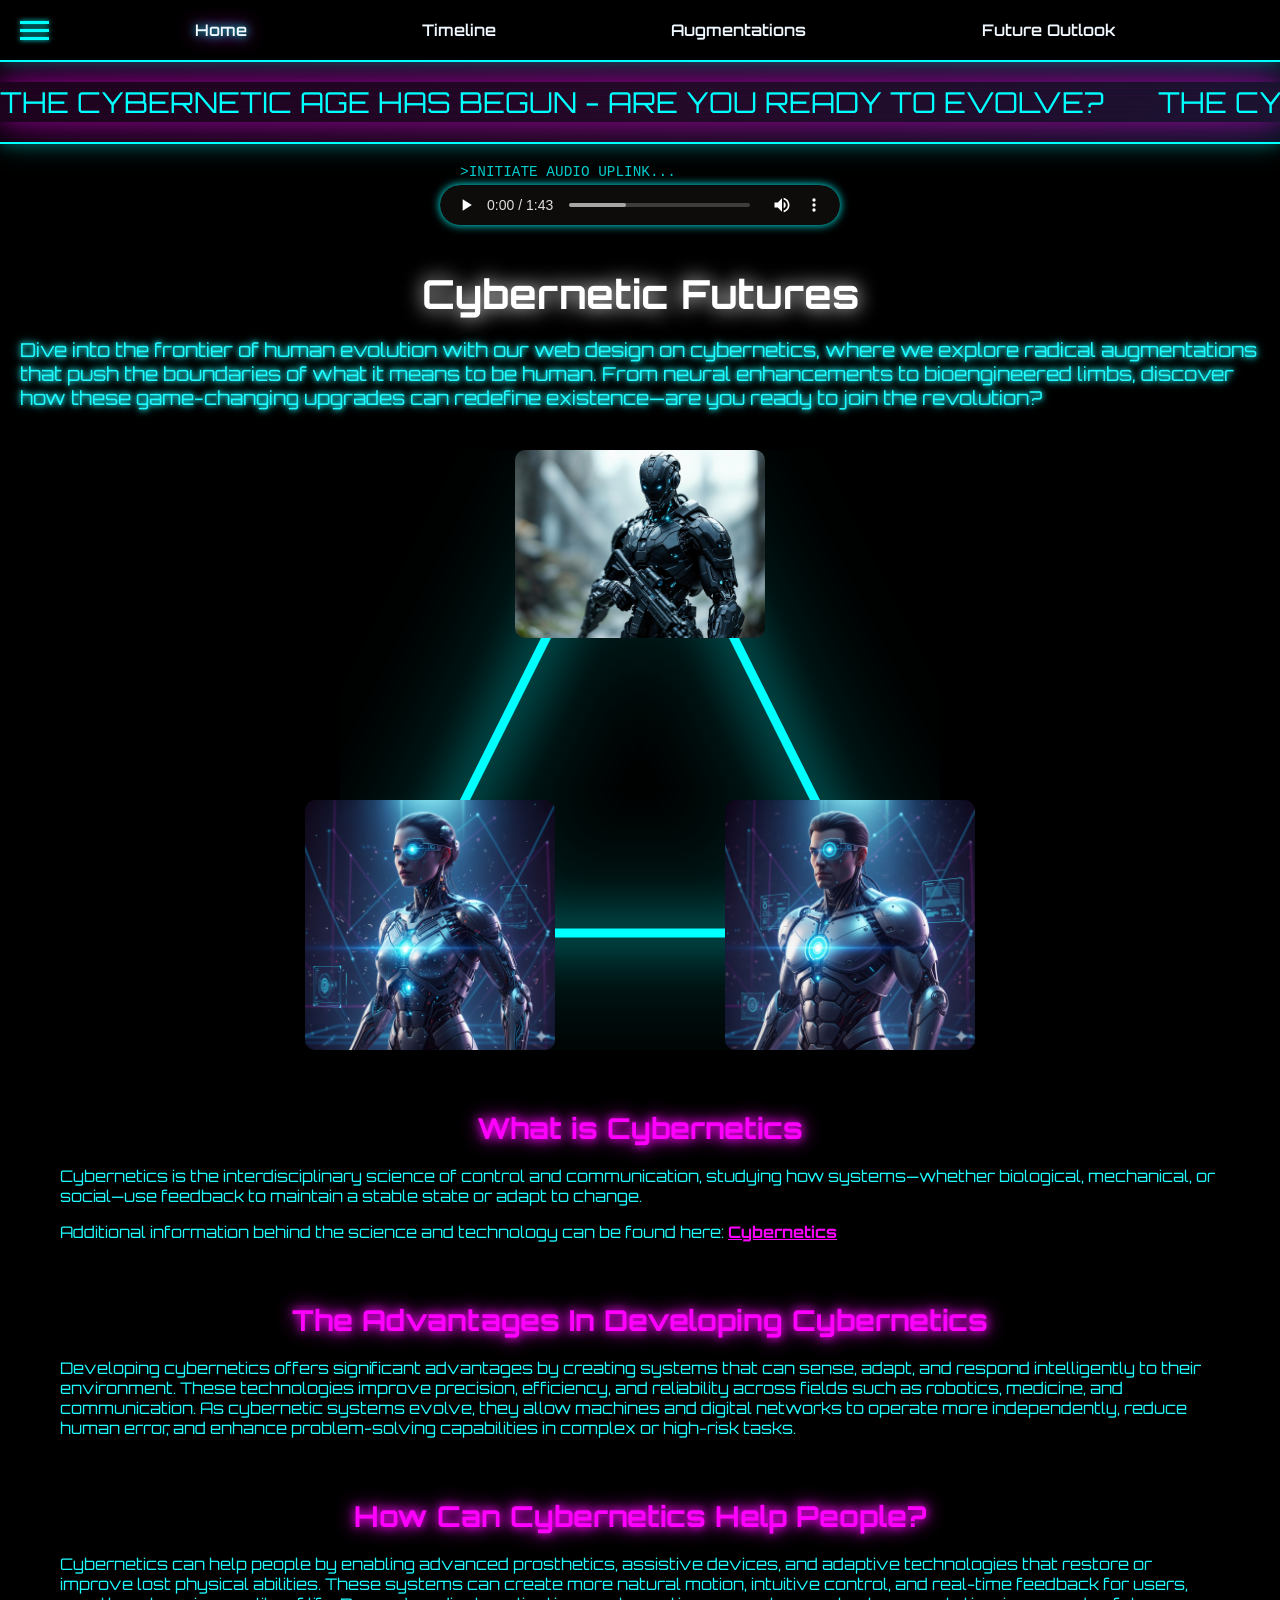
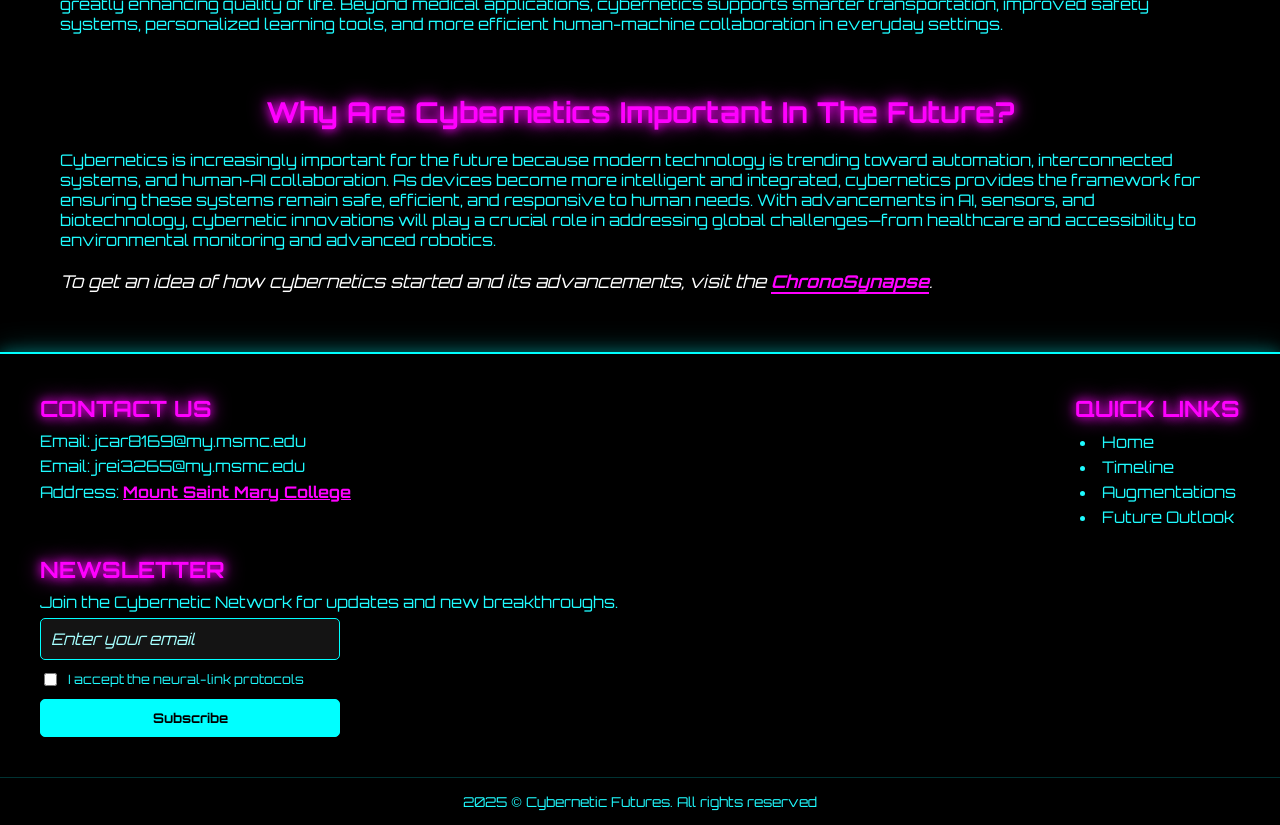
<file: index.html>
<!DOCTYPE html>
<html lang="en">
	<head>
		<meta charset="UTF-8" />
		<meta name="viewport" content="width=device-width, initial-scale=1.0" />
		<link rel="stylesheet" href="styles.css" />
		<link rel="preconnect" href="https://fonts.googleapis.com" />
		<link rel="preconnect" href="https://fonts.gstatic.com" crossorigin />
		<link
			href="https://fonts.googleapis.com/css2?family=Orbitron:wght@400..900&display=swap"
			rel="stylesheet"
		/>
		<title>Cybernetic Futures</title>
	</head>
	<body>
		<nav class="pagenav" id="topnav">
			<!--Hamburger nav icon-->
			<input type="checkbox" id="nav-toggle" class="nav-checkbox" />
			<!--Nav checkbox top left-->
			<label for="nav-toggle" class="nav-icon">
				<span class="line"></span>
				<span class="line"></span>
				<span class="line"></span>
			</label>

			<!-- Drop Down Menu Items-->
			<div class="mobile-dropdown">
				<a href="homepage.index.html" class="active">Home</a>
				<a href="timeline.html">Timeline</a>
				<a href="augmentations.html">Augmentations</a>
				<a href="future_outlook.html">Future Outlook</a>
			</div>
			<!--Top Bar Nav Menu-->
			<div class="desktop-menu">
				<a href="homepage.index.html" class="active">Home</a>
				<a href="timeline.html">Timeline</a>
				<a href="augmentations.html">Augmentations</a>
				<a href="future_outlook.html">Future Outlook</a>
			</div>
		</nav>

		<!--Scrolling Banner-->
		<div class="banner">
			<div class="ticker">
				<div class="ticker-track">
					<span class="banner-title"
						>THE CYBERNETIC AGE HAS BEGUN - ARE YOU READY TO EVOLVE?</span
					>
					<span class="banner-title"
						>THE CYBERNETIC AGE HAS BEGUN - ARE YOU READY TO EVOLVE?</span
					>
				</div>
			</div>
		</div>
		<!--Banner Ends-->

		<!--Digital Radio-->
		<div class="music-radio">
			<p class="sys-msg">>INITIATE AUDIO UPLINK...</p>
			<audio controls class="neon-player">
				<source
					src="web_app_audio/cyberpunk-futuristic-city-music-390972.mp3"
					type="audio/mpeg"
				/>
			</audio>
		</div>
		<header class="hero">
			<h1>Cybernetic Futures</h1>

			<p>
				Dive into the frontier of human evolution with our web design on
				cybernetics, where we explore radical augmentations that push the
				boundaries of what it means to be human. From neural enhancements to
				bioengineered limbs, discover how these game-changing upgrades can
				redefine existence—are you ready to join the revolution?
			</p>
		</header>

		<div class="hero-triangle">
			<img
				src="web_app_images/homepage_images/mech-9242156_1280.jpg"
				alt="cyborg image"
				class="hero-img"
			/>

			<img
				src="web_app_images/homepage_images/homepage_avatar_1.jpg"
				alt="female cybernetic hybrid image"
				class="avatar-bottom-left"
			/>

			<img
				src="web_app_images/homepage_images/homepage_male_avatar_1.jpg"
				alt="male cybernetic hybrid image"
				class="avatar-bottom-right"
			/>

			<!-- Neon connecting lines-->
			<svg
				class="triangle-lines"
				viewBox="0 0 100 100"
				preserveAspectRatio="none"
				aria-hidden="true"
			>
				<line x1="50" y1="0" x2="0" y2="100" class="neon-line" />
				<line x1="50" y1="0" x2="100" y2="100" class="neon-line" />
				<line x1="0" y1="80.5" x2="100" y2="80.5" class="neon-line" />
			</svg>
		</div>
		<!--wrapping text content into sections-->
		<section class="info-block">
			<h2>What is Cybernetics</h2>

			<p>
				Cybernetics is the interdisciplinary science of control and
				communication, studying how systems—whether biological, mechanical, or
				social—use feedback to maintain a stable state or adapt to change.
			</p>
			<p>
				Additional information behind the science and technology can be found
				here:
				<a
					href="https://en.wikipedia.org/wiki/Cybernetics"
					target="_blank"
					class="ref-link"
					>Cybernetics</a
				>
			</p>
		</section>

		<section class="info-block">
			<h2>The Advantages In Developing Cybernetics</h2>
			<p>
				Developing cybernetics offers significant advantages by creating systems
				that can sense, adapt, and respond intelligently to their environment.
				These technologies improve precision, efficiency, and reliability across
				fields such as robotics, medicine, and communication. As cybernetic
				systems evolve, they allow machines and digital networks to operate more
				independently, reduce human error, and enhance problem-solving
				capabilities in complex or high-risk tasks.
			</p>
		</section>

		<section class="info-block">
			<h2>How Can Cybernetics Help People?</h2>
			<p>
				Cybernetics can help people by enabling advanced prosthetics, assistive
				devices, and adaptive technologies that restore or improve lost physical
				abilities. These systems can create more natural motion, intuitive
				control, and real-time feedback for users, greatly enhancing quality of
				life. Beyond medical applications, cybernetics supports smarter
				transportation, improved safety systems, personalized learning tools,
				and more efficient human-machine collaboration in everyday settings.
			</p>
		</section>

		<section class="info-block">
			<h2>Why Are Cybernetics Important In The Future?</h2>
			<p>
				Cybernetics is increasingly important for the future because modern
				technology is trending toward automation, interconnected systems, and
				human-AI collaboration. As devices become more intelligent and
				integrated, cybernetics provides the framework for ensuring these
				systems remain safe, efficient, and responsive to human needs. With
				advancements in AI, sensors, and biotechnology, cybernetic innovations
				will play a crucial role in addressing global challenges—from healthcare
				and accessibility to environmental monitoring and advanced robotics.
			</p>

			<p class="cta-text">
				To get an idea of how cybernetics started and its advancements, visit
				the
				<a href="timeline.html" class="cta-timeline-link">ChronoSynapse</a>.
			</p>
		</section>

		<footer>
			<div class="footer-container">
				<div class="footer-top">
					<div class="footer-content contact-info">
						<h3>Contact Us</h3>
						<p>Email: jcar8169@my.msmc.edu</p>
						<p>Email: jrei3265@my.msmc.edu</p>
						<p>
							Address:
							<a href="https://www.msmc.edu/" target="_blank" class="ref-link"
								>Mount Saint Mary College</a
							>
						</p>
					</div>

					<div class="footer-content quick-links">
						<h3>Quick Links</h3>
						<ul class="footer-list">
							<li><a href="homepage.index.html">Home</a></li>
							<li><a href="timeline.html">Timeline</a></li>
							<li><a href="augmentations.html">Augmentations</a></li>
							<li><a href="future_outlook.html">Future Outlook</a></li>
						</ul>
					</div>
				</div>

				<div class="footer-content-newsletter">
					<h3>Newsletter</h3>
					<p>Join the Cybernetic Network for updates and new breakthroughs.</p>
					<form class="newsletter-form">
						<!-- Element type: text input-->
						<input
							type="email"
							placeholder="Enter your email"
							aria-label="Email Address"
							required
						/>
						<!--Element type: checkbox-->
						<div class="form-checkbox-group">
							<input type="checkbox" id="terms" required />
							<label for="terms">I accept the neural-link protocols</label>
						</div>
						<!--Element type: button -->
						<button type="submit">Subscribe</button>
					</form>
				</div>
			</div>

			<div class="bottom-bar">
				<p>2025 &copy; Cybernetic Futures. All rights reserved</p>
			</div>
		</footer>
	</body>
</html>
</file>
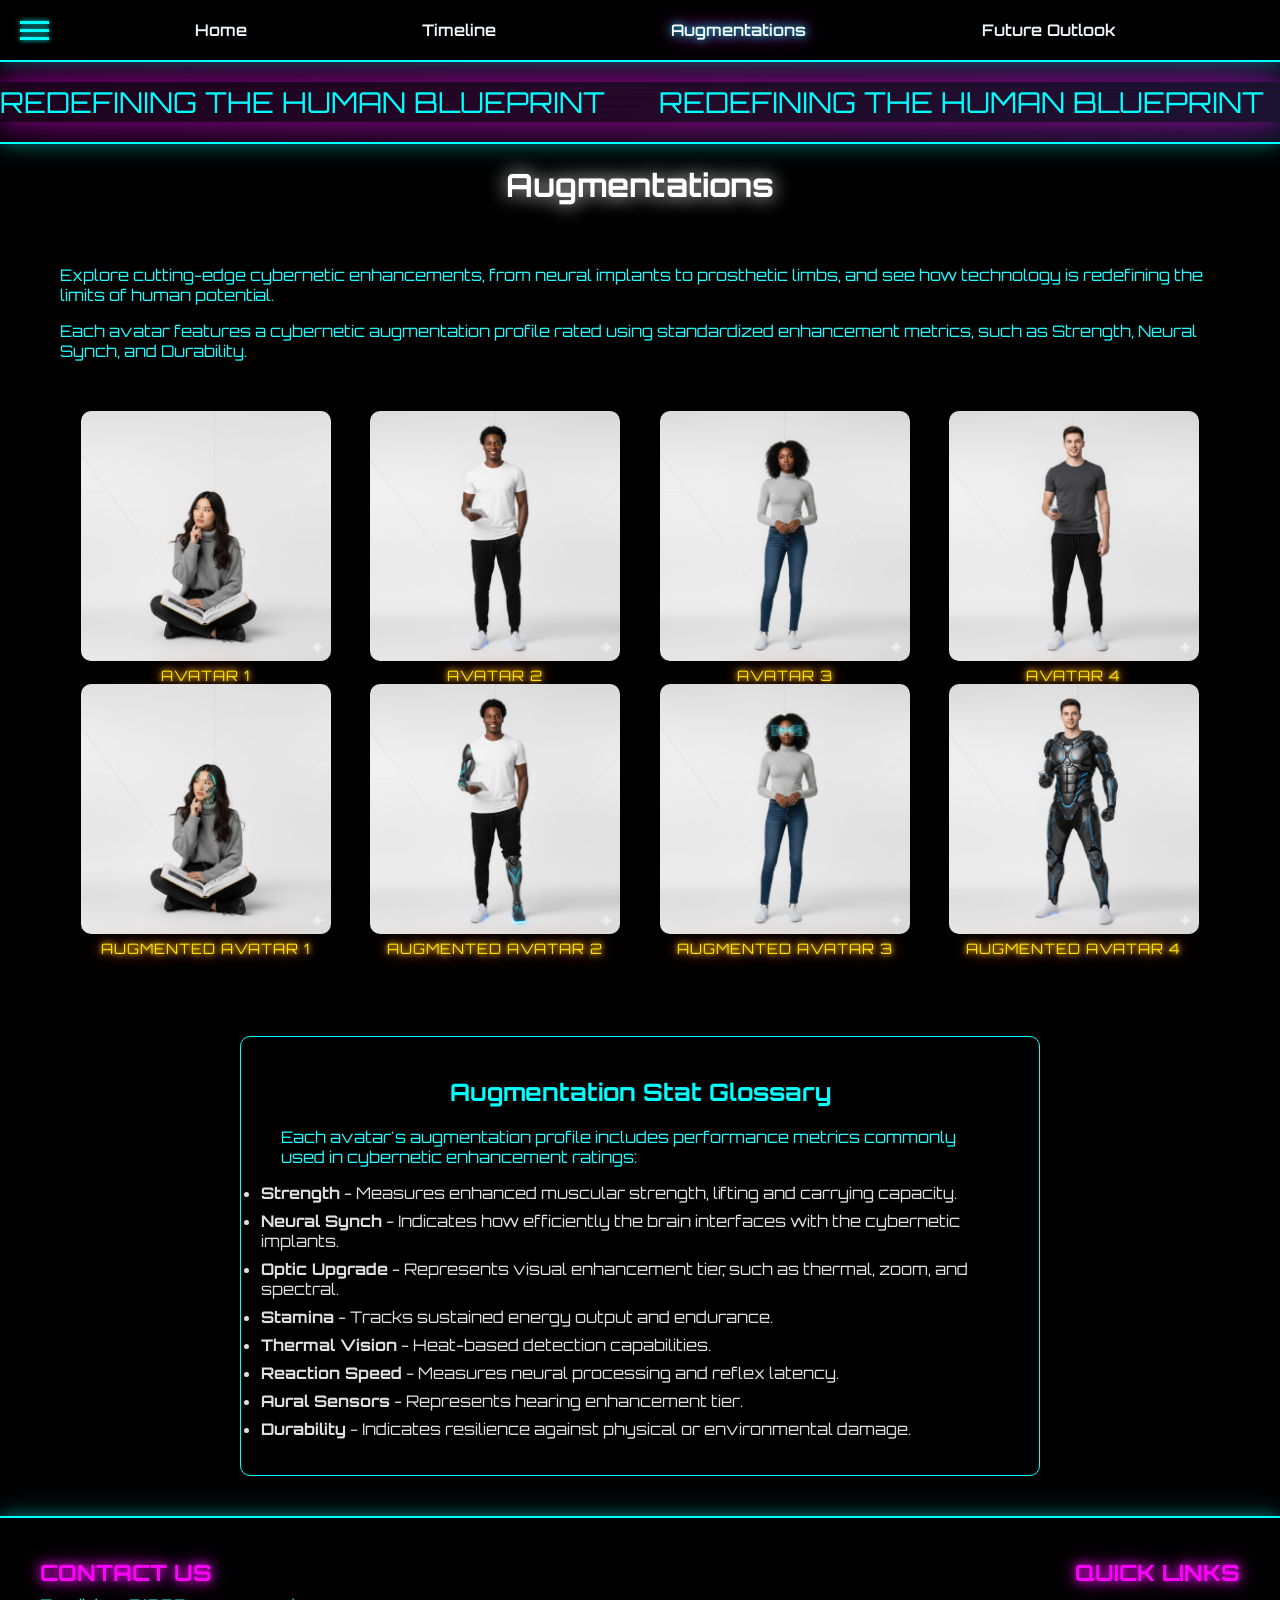
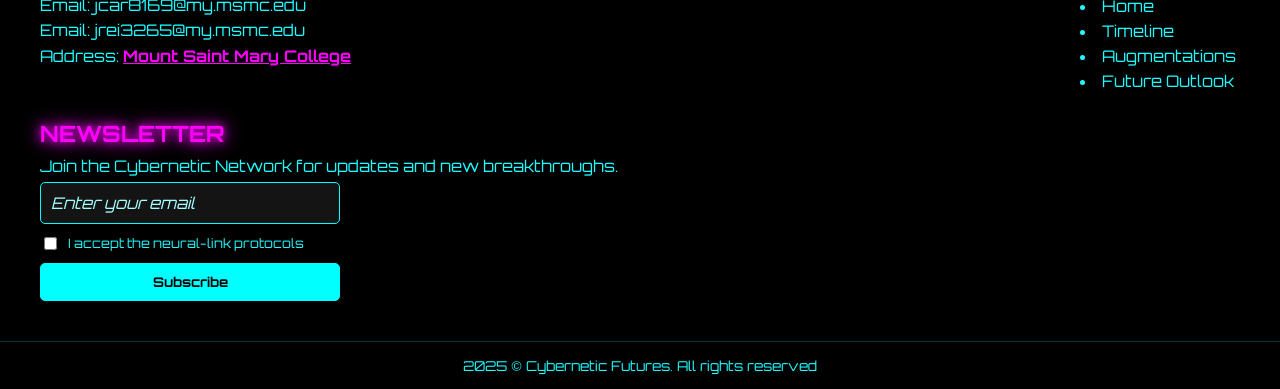
<file: augmentations.html>
<!DOCTYPE html>
<html lang="en">
	<head>
		<meta charset="UTF-8" />
		<meta name="viewport" content="width=device-width, initial-scale=1.0" />
		<link rel="stylesheet" href="styles.css" />
		<link rel="preconnect" href="https://fonts.googleapis.com" />
		<link rel="preconnect" href="https://fonts.gstatic.com" crossorigin />
		<link
			href="https://fonts.googleapis.com/css2?family=Orbitron:wght@400..900&display=swap"
			rel="stylesheet"
		/>
		<link
			href="https://fonts.googleapis.com/css2?family=Share+Tech+Mono&display=swap"
			rel="stylesheet"
		/>
		<title>Augmentations</title>
	</head>

	<body>
		<nav class="pagenav" id="topnav">
			<!--Hamburger nav icon-->
			<input type="checkbox" id="nav-toggle" class="nav-checkbox" />
			<!--Nav checkbox top left-->
			<label for="nav-toggle" class="nav-icon">
				<span class="line"></span>
				<span class="line"></span>
				<span class="line"></span>
			</label>

			<!-- Drop Down Menu Items-->
			<div class="mobile-dropdown">
				<a href="homepage.index.html" class="active">Home</a>
				<a href="timeline.html">Timeline</a>
				<a href="augmentations.html">Augmentations</a>
				<a href="future_outlook.html">Future Outlook</a>
			</div>
			<!--Top Bar Nav Menu-->
			<div class="desktop-menu">
				<a href="homepage.index.html">Home</a>
				<a href="timeline.html">Timeline</a>
				<a href="augmentations.html" class="active">Augmentations</a>
				<a href="future_outlook.html">Future Outlook</a>
			</div>
		</nav>
		<!--Scrolling Banner-->
		<div class="banner">
			<div class="ticker">
				<div class="ticker-track">
					<span class="banner-title">Redefining The Human Blueprint</span>
					<span class="banner-title">Redefining The Human Blueprint</span>
					<span class="banner-title">Redefining The Human Blueprint</span>
				</div>
			</div>
		</div>
		<h1>Augmentations</h1>
		<!--wrapping section for content block for conitnuity in styling-->
		<section class="info-block intro-text">
			<p>
				Explore cutting-edge cybernetic enhancements, from neural implants to
				prosthetic limbs, and see how technology is redefining the limits of
				human potential.
			</p>

			<!--Tenative Stat Introduction-->
			<p class="stat-info">
				Each avatar features a cybernetic augmentation profile rated using
				standardized enhancement metrics, such as Strength, Neural Synch, and
				Durability.
			</p>
		</section>

		<div class="augment_grid">
			<!-- Avatar 1 -->
			<div class="avatar_pair">
				<div class="card">
					<div class="card_front">
						<figure class="avatar_figure">
							<img
								src="web_app_images/augmentation_avatar_images/female_avatar_1.jpg"
								alt="female avatar"
							/>
							<figcaption>Avatar 1</figcaption>
						</figure>

						<figure class="avatar_figure">
							<img
								src="web_app_images/augmentation_avatar_images/female_avatar_1_AE.jpg"
								alt="female avatar with augment"
							/>
							<figcaption>Augmented Avatar 1</figcaption>
						</figure>
					</div>

					<div class="card_back">
						<h3>Stats</h3>
						<ul>
							<li>Strength: 82</li>
							<li>Neural Synch: 94</li>
							<li>BCI Upgrade: MK II</li>
							<li>Stamina: 85</li>
						</ul>
					</div>
				</div>
			</div>

			<!-- Avatar 2 -->
			<div class="avatar_pair">
				<div class="card">
					<div class="card_front">
						<figure class="avatar_figure">
							<img
								src="web_app_images/augmentation_avatar_images/male_avatar_2.jpg"
								alt="male avatar"
							/>
							<figcaption>Avatar 2</figcaption>
						</figure>

						<figure class="avatar_figure">
							<img
								src="web_app_images/augmentation_avatar_images/male_avatar_2_AE.jpg"
								alt="male avatar augmented"
							/>
							<figcaption>Augmented Avatar 2</figcaption>
						</figure>
					</div>

					<div class="card_back">
						<h3>Stats</h3>
						<ul>
							<li>Strength: 88</li>
							<li>Neural Synch: 79</li>
							<li>Prosthetics: MK I</li>
							<li>Enhanced mobility</li>
						</ul>
					</div>
				</div>
			</div>

			<!-- Avatar 3 -->
			<div class="avatar_pair">
				<div class="card">
					<div class="card_front">
						<figure class="avatar_figure">
							<img
								src="web_app_images/augmentation_avatar_images/female_avatar_2.jpg"
								alt="female avatar"
							/>
							<figcaption>Avatar 3</figcaption>
						</figure>

						<figure class="avatar_figure">
							<img
								src="web_app_images/augmentation_avatar_images/female_avatar_2_AE.jpg"
								alt="female augmented"
							/>
							<figcaption>Augmented Avatar 3</figcaption>
						</figure>
					</div>

					<div class="card_back">
						<h3>Stats</h3>
						<ul>
							<li>Strength: 71</li>
							<li>Neural Synch: 98</li>
							<li>Aural Sensors: MK III</li>
							<li>Focus Level: 92</li>
						</ul>
					</div>
				</div>
			</div>

			<!-- Avatar 4 -->
			<div class="avatar_pair">
				<div class="card">
					<div class="card_front">
						<figure class="avatar_figure">
							<img
								src="web_app_images/augmentation_avatar_images/male_avatar_1.jpg"
								alt="male avatar"
							/>
							<figcaption>Avatar 4</figcaption>
						</figure>

						<figure class="avatar_figure">
							<img
								src="web_app_images/augmentation_avatar_images/male_avatar_1_AE.jpg"
								alt="male augmented"
							/>
							<figcaption>Augmented Avatar 4</figcaption>
						</figure>
					</div>

					<div class="card_back">
						<h3>Stats</h3>
						<ul>
							<li>Strength: 94</li>
							<li>Neural Synch: 83</li>
							<li>Exosuit: Titan MK II</li>
							<li>Durability: 100</li>
						</ul>
						<!--Link to 2nd Sub Page-->
						<br />
						<a href="titan_specs.html" class="spec-link card-link">
							View Titan Blueprints
						</a>
					</div>
				</div>
			</div>
		</div>
		<!-- END augment_grid -->
		<section class="stat-glossary">
			<h2>Augmentation Stat Glossary</h2>
			<p>
				Each avatar's augmentation profile includes performance metrics commonly
				used in cybernetic enhancement ratings:
			</p>
			<ul>
				<li>
					<strong>Strength</strong> - Measures enhanced muscular strength,
					lifting and carrying capacity.
				</li>
				<li>
					<strong>Neural Synch</strong> - Indicates how efficiently the brain
					interfaces with the cybernetic implants.
				</li>
				<li>
					<strong>Optic Upgrade</strong> - Represents visual enhancement tier,
					such as thermal, zoom, and spectral.
				</li>
				<li>
					<strong>Stamina</strong> - Tracks sustained energy output and
					endurance.
				</li>
				<li>
					<strong>Thermal Vision</strong> - Heat-based detection capabilities.
				</li>
				<li>
					<strong>Reaction Speed</strong> - Measures neural processing and
					reflex latency.
				</li>
				<li>
					<strong>Aural Sensors</strong> - Represents hearing enhancement tier.
				</li>
				<li>
					<strong>Durability</strong> - Indicates resilience against physical or
					environmental damage.
				</li>
			</ul>
		</section>

		<footer>
			<div class="footer-container">
				<div class="footer-top">
					<div class="footer-content contact-info">
						<h3>Contact Us</h3>
						<p>Email: jcar8169@my.msmc.edu</p>
						<p>Email: jrei3265@my.msmc.edu</p>
						<p>
							Address:
							<a href="https://www.msmc.edu/" target="_blank" class="ref-link"
								>Mount Saint Mary College</a
							>
						</p>
					</div>

					<div class="footer-content quick-links">
						<h3>Quick Links</h3>
						<ul class="footer-list">
							<li><a href="homepage.index.html">Home</a></li>
							<li><a href="timeline.html">Timeline</a></li>
							<li><a href="augmentations.html">Augmentations</a></li>
							<li><a href="future_outlook.html">Future Outlook</a></li>
						</ul>
					</div>
				</div>

				<div class="footer-content-newsletter">
					<h3>Newsletter</h3>
					<p>Join the Cybernetic Network for updates and new breakthroughs.</p>
					<form class="newsletter-form">
						<!-- Element type: text input-->
						<input
							type="email"
							placeholder="Enter your email"
							aria-label="Email Address"
							required
						/>
						<!--Element type: checkbox-->
						<div class="form-checkbox-group">
							<input type="checkbox" id="terms" required />
							<label for="terms">I accept the neural-link protocols</label>
						</div>
						<!--Element type: button -->
						<button type="submit">Subscribe</button>
					</form>
				</div>
			</div>

			<div class="bottom-bar">
				<p>2025 &copy; Cybernetic Futures. All rights reserved</p>
			</div>
		</footer>
	</body>
</html>
</file>
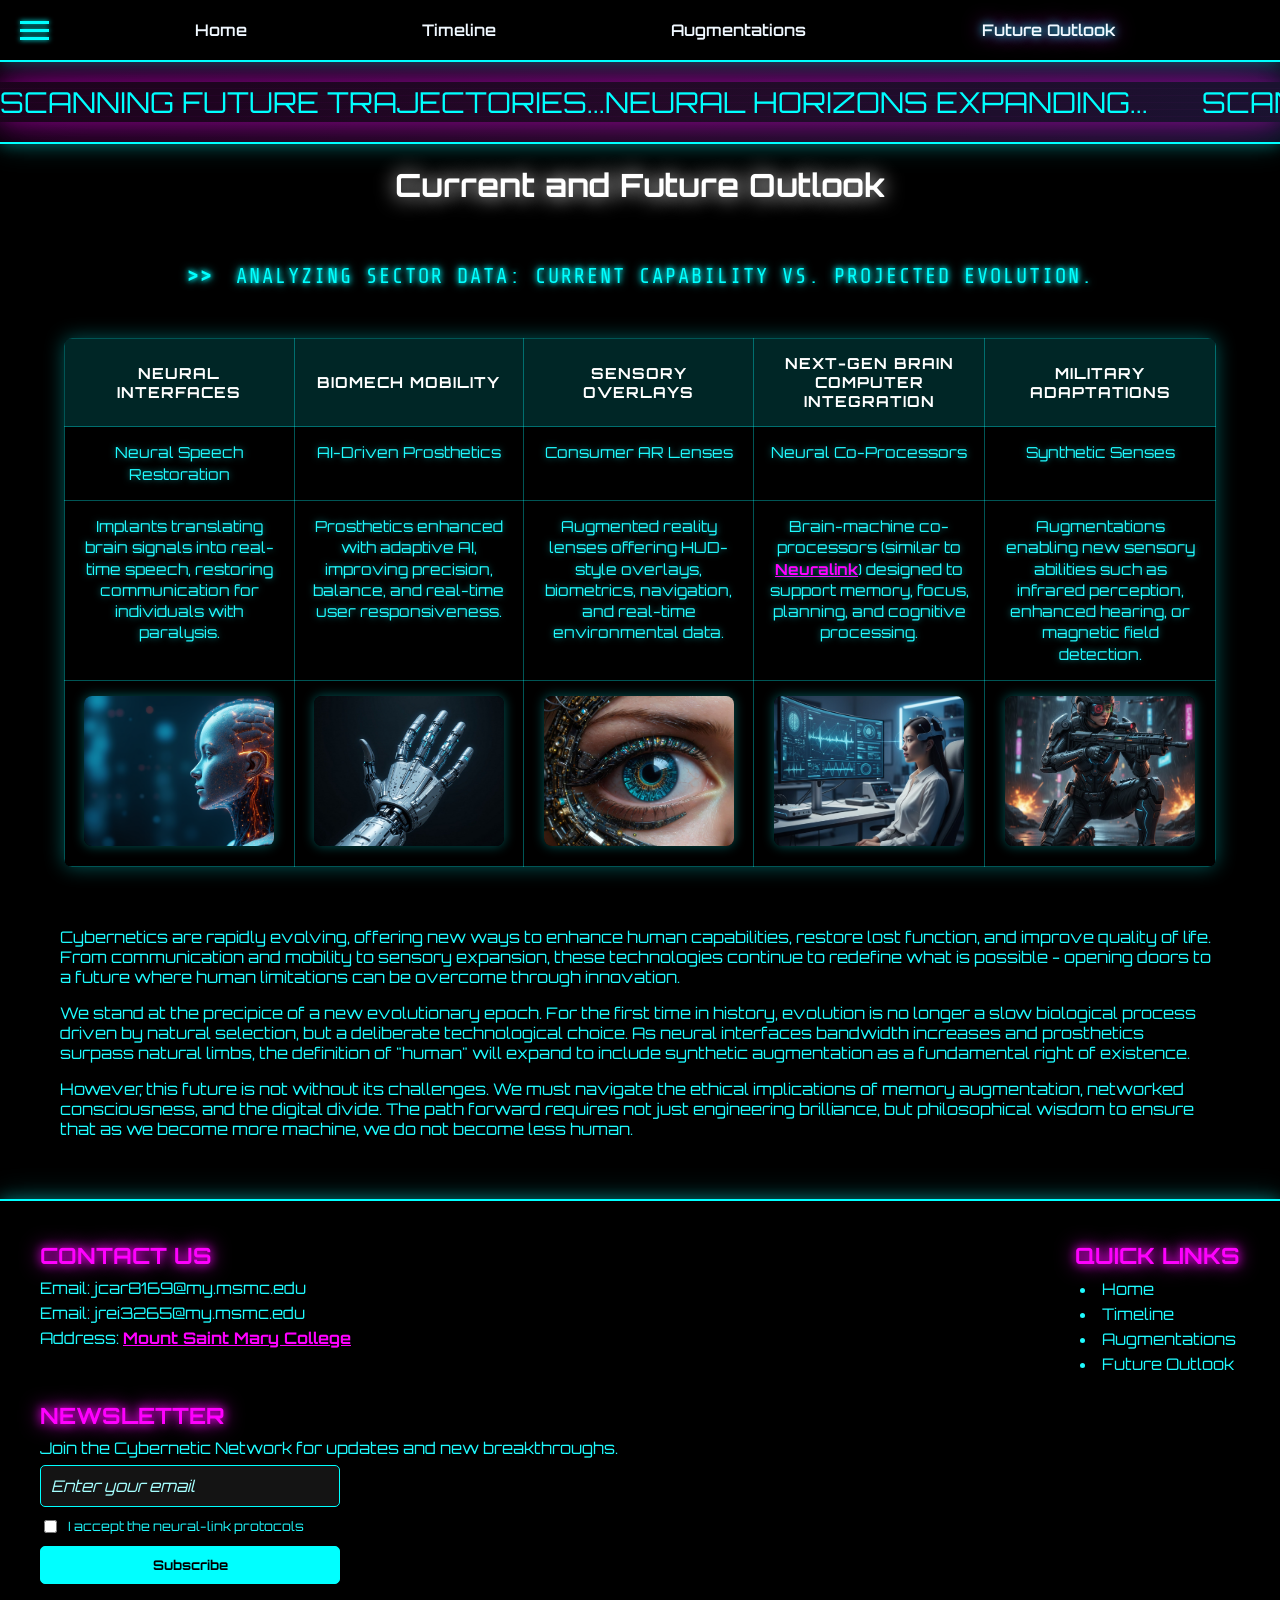
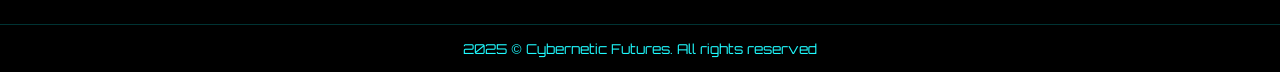
<file: future_outlook.html>
<!DOCTYPE html>
<html lang="en">
	<head>
		<meta charset="UTF-8" />
		<meta name="viewport" content="width=device-width, initial-scale=1.0" />
		<link rel="stylesheet" href="styles.css" />
		<link rel="preconnect" href="https://fonts.googleapis.com" />
		<link rel="preconnect" href="https://fonts.gstatic.com" crossorigin />
		<link
			href="https://fonts.googleapis.com/css2?family=Orbitron:wght@400..900&display=swap"
			rel="stylesheet"
		/>
		<link
			href="https://fonts.googleapis.com/css2?family=Share+Tech+Mono&display=swap"
			rel="stylesheet"
		/>
		<title>Future Outlook</title>
	</head>
	<body>
		<nav class="pagenav" id="topnav">
			<!--Hamburger nav icon-->
			<input type="checkbox" id="nav-toggle" class="nav-checkbox" />
			<!--Nav checkbox top left-->
			<label for="nav-toggle" class="nav-icon">
				<span class="line"></span>
				<span class="line"></span>
				<span class="line"></span>
			</label>

			<!-- Drop Down Menu Items-->
			<div class="mobile-dropdown">
				<a href="homepage.index.html" class="active">Home</a>
				<a href="timeline.html">Timeline</a>
				<a href="augmentations.html">Augmentations</a>
				<a href="future_outlook.html">Future Outlook</a>
			</div>
			<!--Top Bar Nav Menu-->
			<div class="desktop-menu">
				<a href="homepage.index.html">Home</a>
				<a href="timeline.html">Timeline</a>
				<a href="augmentations.html">Augmentations</a>
				<a href="future_outlook.html" class="active">Future Outlook</a>
			</div>
		</nav>

		<!--Scrolling Banner-->
		<div class="banner">
			<div class="ticker">
				<div class="ticker-track">
					<span class="banner-title"
						>Scanning Future Trajectories...Neural Horizons Expanding...</span
					>
					<span class="banner-title"
						>Scanning Future Trajectories...Neural Horizons Expanding...</span
					>
				</div>
			</div>
		</div>
		<h1>Current and Future Outlook</h1>
		<section class="info-block intro-text">
			<p class="sys-msg-large">
				<span class="blink">>></span>
				ANALYZING SECTOR DATA: Current capability vs. Projected evolution.
			</p>
		</section>
		<!--div class table wrapper for fixing mobile responsiviness for too wide tables -->
		<div class="table-scrolling">
			<table>
				<tr>
					<th>Neural Interfaces</th>
					<th>Biomech Mobility</th>
					<th>Sensory Overlays</th>
					<th>Next-Gen Brain Computer Integration</th>
					<th>Military Adaptations</th>
				</tr>

				<tr>
					<td>Neural Speech Restoration</td>
					<td>AI-Driven Prosthetics</td>
					<td>Consumer AR Lenses</td>
					<td>Neural Co-Processors</td>
					<td>Synthetic Senses</td>
				</tr>
				<tr>
					<td>
						Implants translating brain signals into real-time speech, restoring
						communication for individuals with paralysis.
					</td>

					<td>
						Prosthetics enhanced with adaptive AI, improving precision, balance,
						and real-time user responsiveness.
					</td>

					<td>
						Augmented reality lenses offering HUD-style overlays, biometrics,
						navigation, and real-time environmental data.
					</td>

					<td>
						Brain-machine co-processors (similar to
						<a href="https://neuralink.com/" target="_blank" class="ref-link"
							>Neuralink</a
						>) designed to support memory, focus, planning, and cognitive
						processing.
					</td>

					<td>
						Augmentations enabling new sensory abilities such as infrared
						perception, enhanced hearing, or magnetic field detection.
					</td>
				</tr>
				<tr>
					<td>
						<img
							src="web_app_images/future_outlook_images/ai-generated-9294330_1280.png"
							alt="AI brain with neural network connections"
						/>
					</td>
					<td>
						<img
							src="web_app_images/future_outlook_images/ai-generated-hand-9342713_1280.jpg"
							alt="Advanced hand prosthetic"
						/>
					</td>
					<td>
						<img
							src="web_app_images/future_outlook_images/ai-generated-8818465_1280.jpg"
							alt="Augmented reality lenses"
						/>
					</td>
					<td>
						<img
							src="web_app_images/current_tech_images/brain_computer_interface.jpg"
							alt="brain machine interface"
						/>
					</td>
					<td>
						<img
							src="web_app_images/future_outlook_images/military_app.jpg"
							alt="complete cybernetic militarized tactical exosuit"
						/>
					</td>
				</tr>
			</table>
		</div>

		<section class="info-block">
			<p>
				Cybernetics are rapidly evolving, offering new ways to enhance human
				capabilities, restore lost function, and improve quality of life. From
				communication and mobility to sensory expansion, these technologies
				continue to redefine what is possible - opening doors to a future where
				human limitations can be overcome through innovation.
			</p>
			<p>
				We stand at the precipice of a new evolutionary epoch. For the first
				time in history, evolution is no longer a slow biological process driven
				by natural selection, but a deliberate technological choice. As neural
				interfaces bandwidth increases and prosthetics surpass natural limbs,
				the definition of "human" will expand to include synthetic augmentation
				as a fundamental right of existence.
			</p>

			<p>
				However, this future is not without its challenges. We must navigate the
				ethical implications of memory augmentation, networked consciousness,
				and the digital divide. The path forward requires not just engineering
				brilliance, but philosophical wisdom to ensure that as we become more
				machine, we do not become less human.
			</p>
		</section>
		<footer>
			<div class="footer-container">
				<div class="footer-top">
					<div class="footer-content contact-info">
						<h3>Contact Us</h3>
						<p>Email: jcar8169@my.msmc.edu</p>
						<p>Email: jrei3265@my.msmc.edu</p>
						<p>
							Address:
							<a href="https://www.msmc.edu/" target="_blank" class="ref-link"
								>Mount Saint Mary College</a
							>
						</p>
					</div>

					<div class="footer-content quick-links">
						<h3>Quick Links</h3>
						<ul class="footer-list">
							<li><a href="homepage.index.html">Home</a></li>
							<li><a href="timeline.html">Timeline</a></li>
							<li><a href="augmentations.html">Augmentations</a></li>
							<li><a href="future_outlook.html">Future Outlook</a></li>
						</ul>
					</div>
				</div>

				<div class="footer-content-newsletter">
					<h3>Newsletter</h3>
					<p>Join the Cybernetic Network for updates and new breakthroughs.</p>
					<form class="newsletter-form">
						<!-- Element type: text input-->
						<input
							type="email"
							placeholder="Enter your email"
							aria-label="Email Address"
							required
						/>
						<!--Element type: checkbox-->
						<div class="form-checkbox-group">
							<input type="checkbox" id="terms" required />
							<label for="terms">I accept the neural-link protocols</label>
						</div>
						<!--Element type: button -->
						<button type="submit">Subscribe</button>
					</form>
				</div>
			</div>

			<div class="bottom-bar">
				<p>2025 &copy; Cybernetic Futures. All rights reserved</p>
			</div>
		</footer>
	</body>
</html>
</file>
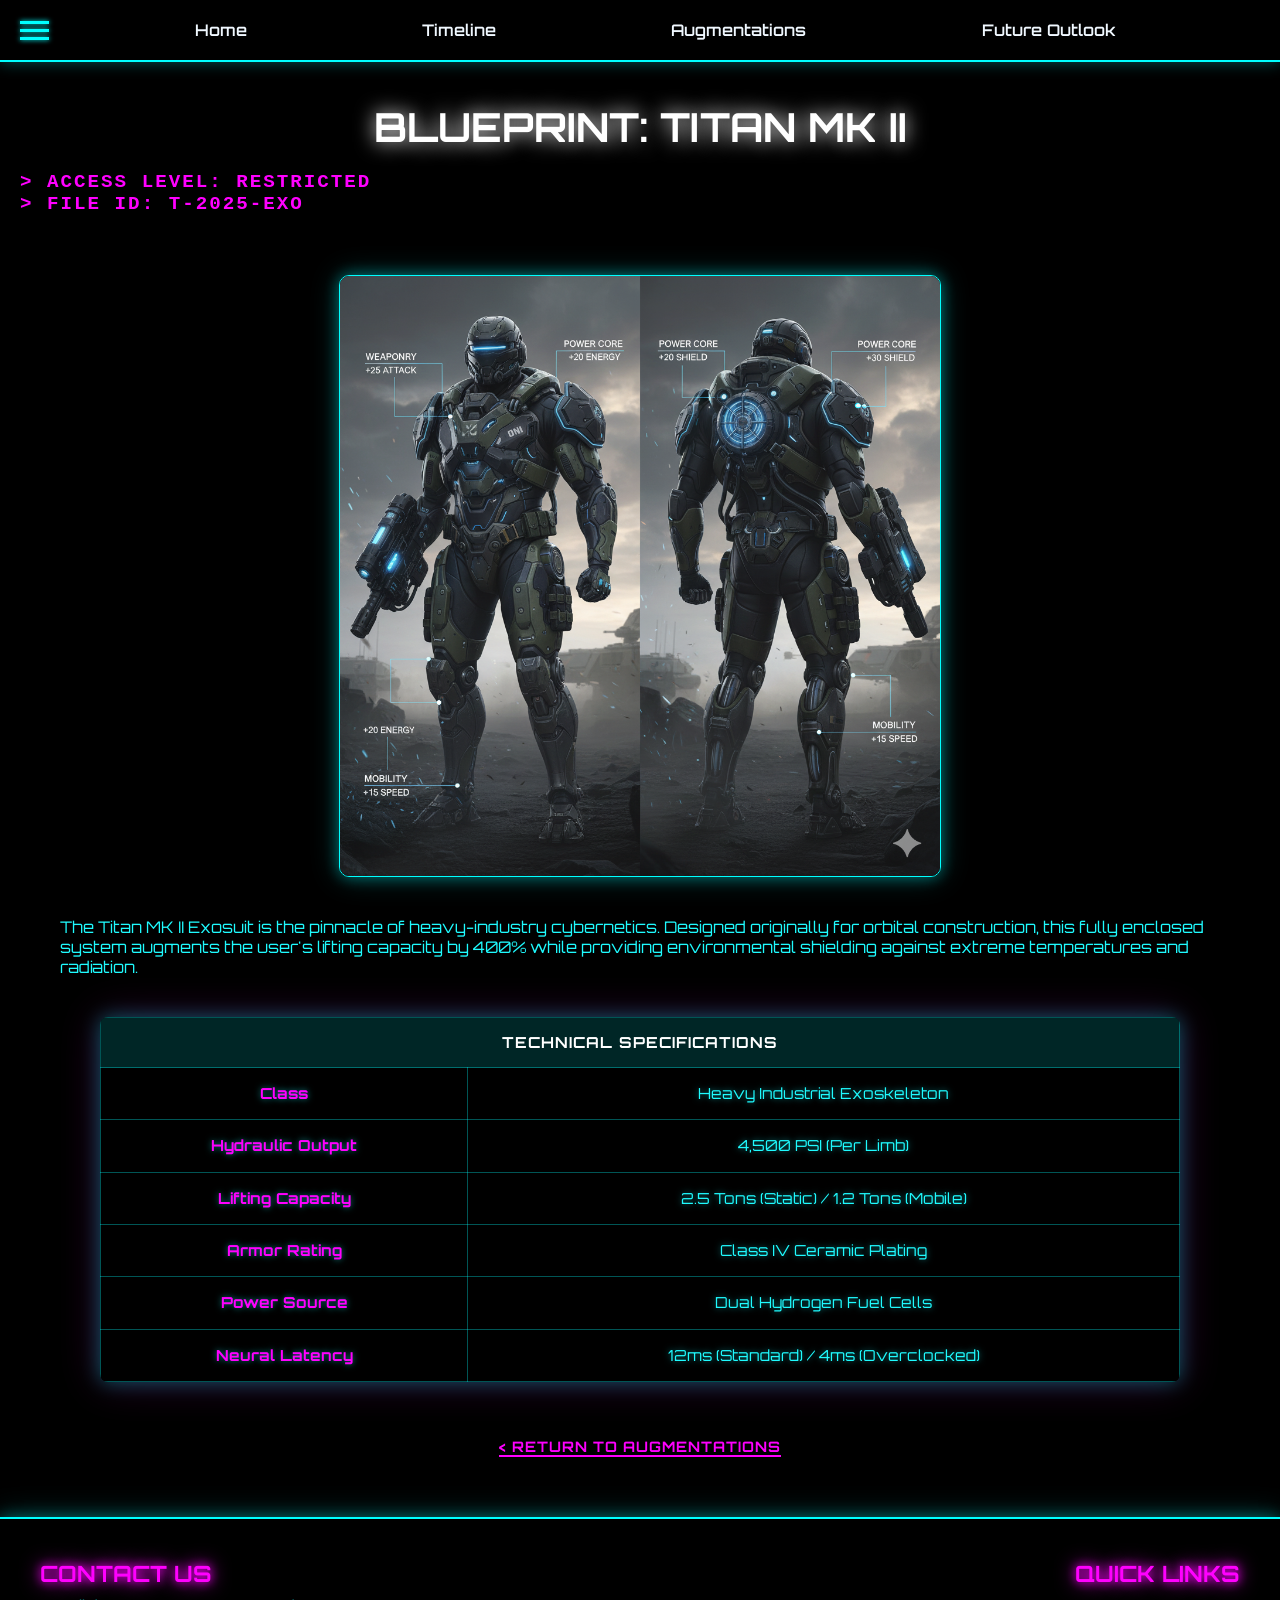
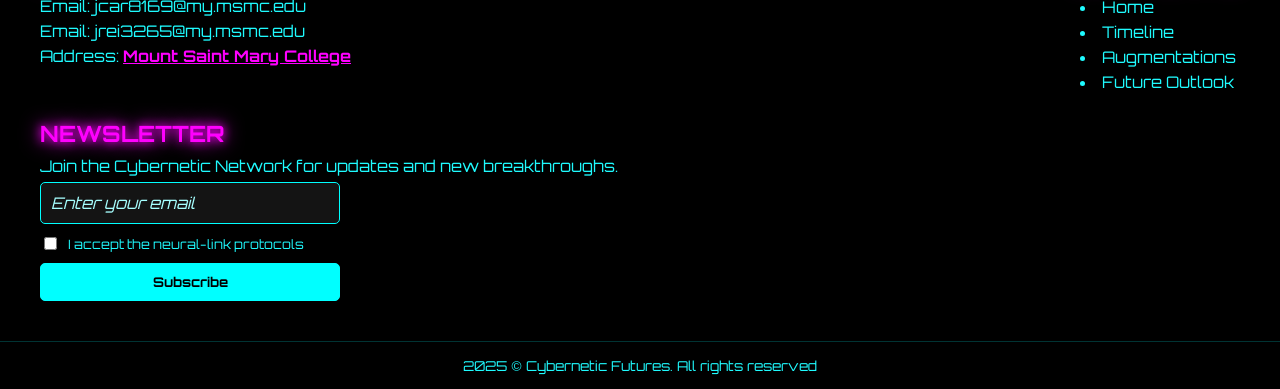
<file: titan_specs.html>
<!DOCTYPE html>
<html lang="en">
	<head>
		<meta charset="UTF-8" />
		<meta name="viewport" content="width=device-width, initial-scale=1.0" />
		<link rel="stylesheet" href="styles.css" />
		<link rel="preconnect" href="https://fonts.googleapis.com" />
		<link rel="preconnect" href="https://fonts.gstatic.com" crossorigin />
		<link
			href="https://fonts.googleapis.com/css2?family=Orbitron:wght@400..900&display=swap"
			rel="stylesheet"
		/>
		<title>Technical Specs: Titan Exosuit</title>
	</head>
	<body>
		<!-- Navigation -->
		<nav class="pagenav" id="topnav">
			<!--Hamburger nav icon-->
			<input type="checkbox" id="nav-toggle" class="nav-checkbox" />
			<!--Nav checkbox top left-->
			<label for="nav-toggle" class="nav-icon">
				<span class="line"></span>
				<span class="line"></span>
				<span class="line"></span>
			</label>

			<!-- Drop Down Menu Items-->
			<div class="mobile-dropdown">
				<a href="homepage.index.html">Home</a>
				<a href="timeline.html">Timeline</a>
				<a href="augmentations.html">Augmentations</a>
				<a href="future_outlook.html">Future Outlook</a>
			</div>
			<!--Top Bar Nav Menu-->
			<div class="desktop-menu">
				<a href="homepage.index.html">Home</a>
				<a href="timeline.html">Timeline</a>
				<a href="augmentations.html">Augmentations</a>
				<a href="future_outlook.html">Future Outlook</a>
			</div>
		</nav>

		<header class="hero">
			<h1>BLUEPRINT: TITAN MK II</h1>
			<p class="access-msg">
				> ACCESS LEVEL: RESTRICTED <br />
				> FILE ID: T-2025-EXO
			</p>
		</header>

		<!-- Spec Sheet Layout (Reusing existing Sub Page Styles) -->
		<section class="info-block spec-layout">
			<img
				src="web_app_images/augmentation_avatar_images/titan_blueprint_image_2.png"
				alt="Titan Exosuit Schematic"
				class="spec-img"
			/>

			<p>
				The Titan MK II Exosuit is the pinnacle of heavy-industry cybernetics.
				Designed originally for orbital construction, this fully enclosed system
				augments the user's lifting capacity by 400% while providing
				environmental shielding against extreme temperatures and radiation.
			</p>

			<!-- Technical Data Table -->
			<table>
				<thead>
					<tr>
						<th colspan="2">TECHNICAL SPECIFICATIONS</th>
					</tr>
				</thead>
				<tbody>
					<tr>
						<td><strong>Class</strong></td>
						<td>Heavy Industrial Exoskeleton</td>
					</tr>
					<tr>
						<td><strong>Hydraulic Output</strong></td>
						<td>4,500 PSI (Per Limb)</td>
					</tr>
					<tr>
						<td><strong>Lifting Capacity</strong></td>
						<td>2.5 Tons (Static) / 1.2 Tons (Mobile)</td>
					</tr>
					<tr>
						<td><strong>Armor Rating</strong></td>
						<td>Class IV Ceramic Plating</td>
					</tr>
					<tr>
						<td><strong>Power Source</strong></td>
						<td>Dual Hydrogen Fuel Cells</td>
					</tr>
					<tr>
						<td><strong>Neural Latency</strong></td>
						<td>12ms (Standard) / 4ms (Overclocked)</td>
					</tr>
				</tbody>
			</table>

			<!-- Return Navigation -->
			<div class="nav-return">
				<a href="augmentations.html" class="spec-link">
					&lt; RETURN TO AUGMENTATIONS
				</a>
			</div>
		</section>

		<!-- Footer -->
		<footer>
			<div class="footer-container">
				<div class="footer-top">
					<div class="footer-content contact-info">
						<h3>Contact Us</h3>
						<p>Email: jcar8169@my.msmc.edu</p>
						<p>Email: jrei3265@my.msmc.edu</p>
						<p>
							Address:
							<a href="https://www.msmc.edu/" target="_blank" class="ref-link"
								>Mount Saint Mary College</a
							>
						</p>
					</div>

					<div class="footer-content quick-links">
						<h3>Quick Links</h3>
						<ul class="footer-list">
							<li><a href="homepage.index.html">Home</a></li>
							<li><a href="timeline.html">Timeline</a></li>
							<li><a href="augmentations.html">Augmentations</a></li>
							<li><a href="future_outlook.html">Future Outlook</a></li>
						</ul>
					</div>
				</div>

				<div class="footer-content-newsletter">
					<h3>Newsletter</h3>
					<p>Join the Cybernetic Network for updates and new breakthroughs.</p>
					<form class="newsletter-form">
						<!-- Element type: text input-->
						<input
							type="email"
							placeholder="Enter your email"
							aria-label="Email Address"
							required
						/>
						<!--Element type: checkbox-->
						<div class="form-checkbox-group">
							<input type="checkbox" id="terms" required />
							<label for="terms">I accept the neural-link protocols</label>
						</div>
						<!--Element type: button -->
						<button type="submit">Subscribe</button>
					</form>
				</div>
			</div>

			<div class="bottom-bar">
				<p>2025 &copy; Cybernetic Futures. All rights reserved</p>
			</div>
		</footer>
	</body>
</html>
</file>
<file: styles.css>
/* Theme for consistency throughout web app */
body {
	background-color: black;
	font-family: "Orbitron", sans-serif;
	color: #1ffbff;
	margin: 0;
	padding: 0;
	text-align: center;
}
/* Homepage */
/* Research showed that a hero section is near the top of a page - contains key elements */
.hero {
	text-align: center;
	margin: 40px 0;
}

.hero img {
	width: 100%;
	max-width: 600px;
	height: auto;
	display: block;
	margin: 0 auto 20px auto;
	border-radius: 10px;
	box-shadow: 0 0 30px #00ffff, 0 0 60px #ff00ff;
}

.hero h1 {
	color: #ffffff;
	text-shadow: 0 0 20px #ffffff;
	font-size: 2.5em;
	margin: 20px 0 10px 0;
}

.hero p {
	color: #1ffbff;
	text-shadow: 0 0 5px #1ffbff, 0 0 10px #1ffbff;
	font-size: 1.2em;
	margin-bottom: 40px;
}
/* Navigation at top of pages */
#topnav {
	background-color: black;
	border-bottom: 2px solid #00ffff;
	box-shadow: 0 0 15px #00ffff55;
	padding: 10px 20px;
	position: relative;
	z-index: 1000;
	display: flex;
	align-items: center;
	/* Pushes Icon to the left, Desktop Menu to the center/right */
	justify-content: space-between;
}

/* --- 1. HAMBURGER ICON (Always Visible Top Left) --- */
.nav-checkbox {
	display: none; /* Hide the checkbox input */
}

.nav-icon {
	display: block; /* Always show icon */
	cursor: pointer;
	width: 30px;
	z-index: 1002;
}

.nav-icon .line {
	display: block;
	width: 100%;
	height: 3px;
	background-color: #00ffff;
	margin: 5px 0;
	box-shadow: 0 0 5px #00ffff;
	transition: 0.3s;
}

/*  Desktop Memnu (The Visible Row) */
.desktop-menu {
	display: flex;
	gap: 20px;
	width: 100%;
	justify-content: space-evenly;
}

.desktop-menu a {
	color: aliceblue;
	text-decoration: none;
	font-family: "Orbitron", sans-serif;
	font-weight: 600;
	transition: color 0.3s ease;
	padding: 10px;
}

.desktop-menu a:hover,
.desktop-menu a.active {
	color: #d400ff;
	text-shadow: 0 0 10px #00ffff, 0 0 20px #ff00ff;
}

/* Mobile Dropdown  */
.mobile-dropdown {
	display: none; /* Hidden by default */
	flex-direction: column;
	position: absolute;
	top: 100%; /* Pushes it below the black bar */
	left: 0;
	width: 250px;
	background-color: black;
	border-bottom: 2px solid #00ffff;
	border-right: 2px solid #00ffff;
	box-shadow: 5px 5px 15px #00ffff33;
	padding: 10px 0;
	text-align: left;
	z-index: 1001;
}

.mobile-dropdown a {
	display: block;
	padding: 15px 20px;
	color: #1ffbff;
	text-decoration: none;
	font-family: "Orbitron", sans-serif;
	font-size: 1em;
	border-bottom: 1px solid #333;
	transition: background 0.3s ease;
}

.mobile-dropdown a:hover {
	background-color: #111;
	color: #ff00ff;
	border-left: 4px solid #ff00ff;
}

/* Opening the Menu*/
/* When checkbox is checked, show .mobile-dropdown */
.nav-checkbox:checked ~ .mobile-dropdown {
	display: flex;
}

/* Animating the drop down icon into an X when clicked*/
.nav-checkbox:checked ~ .nav-icon .line:nth-child(1) {
	transform: rotate(45deg) translate(5px, 6px);
}
.nav-checkbox:checked ~ .nav-icon .line:nth-child(2) {
	opacity: 0;
}
.nav-checkbox:checked ~ .nav-icon .line:nth-child(3) {
	transform: rotate(-45deg) translate(5px, -6px);
}
/* Responsive desktop nav, hides the links */
@media (max-width: 768px) {
	.desktop-menu {
		display: none;
	}
}

#topnav a {
	color: aliceblue;
	text-decoration: none;
	font-family: "Orbitron", sans-serif;
	font-weight: 600;
	transition: color 0.3s ease;
}

#topnav a:hover {
	color: #d400ff;
	animation: pulseGlow 1.2s ease-in-out infinite;
	text-shadow: 0 0 10px #00ffff, 0 0 20px #ff00ff, 0 0 30px #00ffff;
	transition: pulseGlow 1.2s ease-in-out infinite;
}

@keyframes pulseGlow {
	0% {
		text-shadow: 0 0 5px #d400ff, 0 0 10px #a200ff;
	}

	50% {
		text-shadow: 0 0 25px #d400ff, 0 0 45px #a200ff;
	}

	100% {
		text-shadow: 0 0 5px #d400ff, 0 0 10px #a200ff;
	}
}

h1 {
	text-align: center;
}

h1 {
	color: #ffffff;
	text-shadow: 0 0 20px #ffffff;
	font-family: "Orbitron", sans-serif;
}

p {
	color: #1ffbff;
	text-shadow: none; /*0 0 5px #1ffbff, 0 0 10px #1ffbff, 0 0 20px #1ffbff;*/
	font-family: "Orbitron", sans-serif;
	text-align: left;
	padding-left: 20px;
	padding-right: 20px;
}
/* Audio player styling */
.music-radio {
	text-align: center;
	margin: 20px auto;
	width: 90%;
	max-width: 400px;
}

.neon-player {
	width: 100%;
	height: 40px;
	border-radius: 20px;
	outline: none;
	/* Invert the default audio player colors */
	filter: invert(100%) drop-shadow(0 0 5px #00ffff);
}

/* triangulating image line connections */
.hero-triangle {
	position: relative;
	width: 100%;
	max-width: 600px;
	margin: 0 auto;
	aspect-ratio: 1;
}

.hero-img {
	top: 0;
	left: 50%;
	transform: translateX(-50%);
	max-width: 120px;
	height: auto;
	max-height: 60%;
}
.hero-triangle img {
	position: absolute;
	width: auto;
	max-width: 250px;
	height: auto;
	border-radius: 10px;
	z-index: 2;
	object-fit: cover;
}

.avatar-bottom-left {
	bottom: 0;
	left: -10%;
	transform: translate(10%, 0);
	max-width: 120px;
}

.avatar-bottom-right {
	bottom: 0;
	right: -10%;
	transform: translate(-10%, 0);
	max-width: 120px;
}

.triangle-lines {
	position: absolute;
	top: 0;
	left: 0;
	width: 100%;
	height: 100%;
	z-index: 1;
}

@media (max-width: 400px) {
	.triangle-img {
		width: 25%;
	}
}
/*neon line styles between images */
.neon-line {
	stroke: #00ffff;
	stroke-width: 1.5;
	stroke-linecap: round;
	filter: drop-shadow(0 0 4px #00ffff) drop-shadow(0 0 10px #00ffff);
}

/* Stlying for general content sections. */
.info-block {
	max-width: 1200px; /* prevent text from stretching too wide */
	margin: 60px auto;
	padding: 0 20px;
}

.info-block h2 {
	color: #ff00ff;
	font-family: "Orbitron", sans-serif;
	text-shadow: 0 0 10px #ff00ff, 0 0 20px #ff00ff;
	margin-bottom: 20px;
	font-size: 1.8em;
}

/* External reference link styling */
.ref-link {
	color: #ff00ff;
	text-decoration: underline;
	font-weight: bold;
	transition: color 0.3s ease, text-shadow 0.3s ease;
}

.ref-link:hover {
	color: #ffffff;
	text-shadow: 0 0 10px #ff00ff, 0 0 20px #ff00ff;
	cursor: pointer;
}

/* Call to Action text styling */
.cta-text {
	margin-top: 20px;
	font-size: 1.1em;
	font-style: italic;
	color: #ffffff;
	padding-right: 20px;
	padding-left: 20px;
}

.cta-timeline-link {
	color: #ff00ff;
	text-decoration: none;
	font-weight: bold;
	border-bottom: 2px solid #ff00ff;
	transition: all 0.3s ease;
}

/* hover effect for cta link */
.cta-timeline-link:hover {
	color: #00ffff;
	border-bottom: 2px solid #00ffff;
	text-shadow: 0 0 10px #00ffff, 0 0 20px #00ffff;
	cursor: pointer;
}
/*footer styling */
footer {
	background-color: #000;
	border-top: 2px solid #00ffff;
	box-shadow: 0 0 15px #00ffff55, 0 0 30px #00ffff33;
	padding: 40px 0 0 0;
	text-align: left;
}

.footer-container {
	display: flex;
	flex-direction: column;
	justify-content: space-around;
	align-items: flex-start;
	max-width: 1200px;
	margin: 0 auto;
	padding: 0 20px 40px 20px;
}

.footer-top {
	display: flex;
	justify-content: space-between;
	width: 100%;
	align-items: flex-start; /* aligns contact us AND quick links on the same level/line */
	gap: 50px;
}
.footer-content {
	flex-basis: 250px;
	margin: 0 20px;
}

.footer-content h3 {
	color: #ff00ff;
	text-transform: uppercase;
	font-size: 1.4em;
	margin-bottom: 10px;
	text-shadow: 0 0 10px #ff00ff, 0 0 20px #ff00ff;
}
.contact-info {
	flex: 0 0 auto;
}

.contact-info p {
	/* override global P tag for padding/alignment */
	text-align: left;
	margin: 0, 0, 4px 0;
	line-height: 1;
	padding: 0;
}

.footer {
	margin: 2px 0;
	line-height: 1.2;
}

.footer-list {
	/*list-style: none; this removes the bullets*/
	padding: 0;
	margin: 0;
}

.footer-list li {
	margin-bottom: 5px;
}

.footer-list a {
	color: #1ffbff;
	text-decoration: none;
	font-size: 1em;
	font-weight: 400;
	transition: color 0.3s ease;
}

.quick-links h3 {
	margin: 0;
	padding: 0;
	text-align: left;
}

.quick-links ul {
	text-align: left;
	padding-left: 5px;
	padding-right: 0;
	margin-right: 0;
	text-align: left;
	list-style-position: inside; /*keeps bullets aligned to text */
}
.footer-content-newsletter {
	width: 100%;
	text-align: left;
	margin-top: 0px;
	margin-left: 0px;
}

.footer-content-newsletter h3 {
	color: #ff00ff;
	text-transform: uppercase;
	font-size: 1.4em;
	margin-bottom: 10px;
	margin-left: 0;
	padding-left: 0;
	text-shadow: 0 0 10px #ff00ff, 0 0 20px #ff00ff;
}

.footer-content-newsletter p {
	padding: 0;
	margin: 0 0 6px 0;
}

.footer-list a:hover {
	color: #ffffff;
	text-shadow: 0 0 5px #ffffff;
}

.quick-links {
	flex: 0 0 auto;
	margin-left: auto; /* Moves quick links to far-right alignment of footer */
}

.footer-content p {
	text-align: left;
	padding: 0 20px 40px 20px;
	margin: 0 0 10px 0;
	color: #1ffbff;
	text-shadow: none;
	font-size: 1em;
}

.contact-info,
.footer-content-newsletter {
	padding-left: 0;
	margin-left: 0px;
}

.contact-info p,
.footer-content-newsletter p {
	padding: 0;
	margin: 0 0 6px 0;
	line-height: 1.2;
}

.contact-info,
.quick-links {
	padding: 0;
	margin: 0;
}

.contact-info h3,
.quick-links h3 {
	margin: 0 0 10px 0;
	padding: 0;
}
/* Newsletter form & styling */
.newsletter-form {
	display: flex;
	flex-direction: column;
	gap: 10px;
	max-width: 300px;
}

.newsletter-form button {
	padding: 10px;
	border-radius: 5px;
	border: 1px solid #00ffff;
	font-family: "Orbitron", sans-serif;
	width: 100%;
	box-sizing: border-box;
	/* Button specific colors */
	background: #00ffff;
	color: #000;
	font-weight: bold;
	cursor: pointer;
	transition: background 0.3s ease;
}

/* Placeholder email input text styling */
.newsletter-form input::placeholder {
	color: #a6ffff;
	opacity: 1;
	font-style: italic;
}

.newsletter-form input[type="email"] {
	background: #141414;
	padding: 10px;
	border-radius: 5px;
	border: 1px solid #00ffff;
	font-family: "Orbitron", sans-serif;
	width: 100%;
	box-sizing: border-box;
	color: #ffffff;
	font-size: 1rem;
}

/* Make border glow when user clicks in */
.newsletter-form input[type="email"]:focus {
	outline: none;
	box-shadow: 0 0 10px #00ffff;
	background: #000000;
}

/* Checkbox styling */
.form-checkbox-group {
	display: flex;
	align-items: center;
	gap: 8px;
	text-align: left;
	color: #1ffbff;
	font-size: 0.8em;
}

.form-checkbox-group input {
	cursor: pointer;
	accent-color: #00ffff; /* makes check box cyan when clicked */
}

/* button hover effects */
.newsletter-form button {
	background: #00ffff;
	color: #000;
	font-weight: bold;
	cursor: pointer;
	transition: background 0.3s ease;
}

.newletter-form button:hover {
	background: #ff00ff;
	color: #fff;
	box-shadow: 0 0 10px #ff00ff;
}

.bottom-bar {
	border-top: 1px solid #00ffff33;
	padding: 15px 0;
	text-align: center;
	font-size: 0.85em;
	color: #1ffbff;
}

.bottom-bar p {
	/* overring global P tag alignment/padding */
	text-align: center;
	padding: 0;
	margin: 0;
	text-shadow: none;
}
/* Timeline/Chronosynapse Section */

.timeline-intro {
	text-align: center;
	margin-bottom: 20px;
}

/*
.timeline-intro h1 {
	font-size: 3em;
	margin-bottom: 10px;
	letter-spacing: 4px;
	text-shadow: 2px 2px 0px #ff00ff, -2px -2px 0px #00ffff;
}
*/
.sys-msg {
	color: #00ffff;
	font-family: "Courier New", Courier, monospace; /* Terminal font */
	font-size: 0.9em;
	margin: 5px 0;
	opacity: 0.8;
}
/* Background image */
.timeline-page::before {
	content: "";
	position: fixed; /* keeps image in place while scrolling */
	top: 0;
	left: 0;
	width: 100%;
	height: 100%;
	background-image: url("web_app_images/timeline_images/easter-egg-2.png");
	background-position: center center;
	/*background-size: 400px auto; */
	background-repeat: no-repeat;
	background-size: cover; /* 'cover' fills the screen, 'contain' shows the whole character */
	/* 'Ghost Effect' */
	opacity: 0;
	z-index: -1; /* puts image behind text and cards */
	/* cyberpunk styling */
	filter: grayscale(100%) contrast(120%); /* contrast is gritty black and white */
	pointer-events: none; /* maintain clickability of links */
	transition: opacity 4s ease-in-out;
}
/* Show image when mouse is on 'body' */
.timeline-page:hover::before {
	opacity: 0.2;
}

/* Hide image when hovering over specific content */
.timeline-page:has(.timeline:hover)::before,
.timeline-page:has(#topnav:hover)::before,
.timeline-page:has(footer:hover)::before,
.timeline-page:has(.banner:hover)::before,
.timeline-page:has(.content-card:hover)::before {
	opacity: 0;
}

/* Hidden on mobile to reduce clutter */
@media screen and (max-width: 768px) {
	.timeline-page::before {
		display: none;
	}
}
/* ChronoSynapse Header Container */
.timeline-start-node {
	position: relative;
	text-align: center;
	margin-bottom: 0; /* reduce gap so it touches top edge of vertical spine */
	padding-bottom: 20px;
	z-index: 2;
	height: 60px;
}

.chrono-title {
	background: black;
	border: 1px solid #ff00ff;
	color: #ff00ff;
	padding: 10px 30px;
	display: inline-block;
	border-radius: 4px;
	box-shadow: 0 0 15px #ff00ff55;
	margin: 0;
	position: relative;
	z-index: 5;
	letter-spacing: 2px;
}

/* "Plug" connecting Header to Spine  */
.start-point {
	width: 4px;
	height: 50px; /*length of the connection */
	background: #00ffff;
	margin: 0 auto; /* centering it */
	position: absolute;
	left: 50%;
	transform: translateX(-50%);
	top: 45px;
	height: 88px;
	box-shadow: 0 0 10px #00ffff;
	z-index: 0;
}

/* glowy orb at top of connection point */
.timeline {
	position: relative;
	max-width: 1000px;
	margin: 50px auto;
	padding: 40px 0;
}
/* Vertical neon spine */
.timeline::after {
	content: "";
	position: absolute;
	top: 0;
	bottom: 0;
	left: 50%;
	width: 4px;
	background: #00ffff;
	margin-left: -2px; /* aligned to center of page */
	border-radius: 2px;
	box-shadow: 0 0 15px #00ffff, 0 0 30px #ff00ff;
	z-index: 1;
}

/* Invisible Containers holding the data "time card" */
.timeline .container {
	padding: 10px 0;
	position: relative;
	width: 50%;
	box-sizing: border-box;
	background-color: transparent; /* container is invisible */
}

/* Make time card visible */
.timeline .content-card {
	padding: 20px;
	background: rgba(0, 0, 0, 0.7); /* Dark semi-transparent */
	border: 1px solid #00ffff;
	border-radius: 10px;
	position: relative;
	box-shadow: 0 0 10px rgba(0, 255, 255, 0.2);
	transition: transform 0.3s ease;
	text-align: center;
}

/* Hover effect for immersive interaction */
.timeline .content-card:hover {
	box-shadow: 0 0 20px #00ffff, 0 0 40px #ff00ff;
	transform: scale(1.02);
	z-index: 10;
}
/* Pattern for LEFT side (odd items: 1, 3, 5, etc) */
.timeline .container:nth-child(odd) {
	left: 0;
	text-align: right; /* text flows toward spine */
	padding-right: 100px;
	padding-left: 20px;
}
/* Pattern for RIGHT side (even items: 2, 4, 6, etc) */
.timeline .container:nth-child(even) {
	left: 50%;
	text-align: left; /* moves text from this side closer to spine */
	padding-left: 100px;
	padding-right: 20px;
}
/*Nodes or notches for connection points */
.timeline .container::after {
	content: "";
	position: absolute;
	width: 20px;
	height: 20px;
	background: black;
	border: 3px solid #cfff04;
	border-radius: 50%;
	top: 38px;
	z-index: 2;
	box-shadow: 0 0 10px #ff9900, 0 0 20px #ff4500;
}

/* Node position for LEFT side content */
.timeline .container:nth-child(odd)::after {
	right: -12px; /* -10px (half node width) - 2px (half line width) */
}

/* Node position for RIGHT items */
.timeline .container:nth-child(even)::after {
	left: -12px;
}
/* Circuit lines / horizontal connector lines */
.timeline .container::before {
	content: "";
	position: absolute;
	height: 3px;
	width: 100px; /* length of connector */
	background: #00ffff;
	top: 47px; /* middle of the node */
	box-shadow: 0 0 5px #00ffff;
	z-index: 1;
}

/* Connector for LEFT side items */
.timeline .container:nth-child(odd)::before {
	right: 0; /* attaches to spine */
}

/* Connector for RIGHT side items */
.timeline .container:nth-child(even)::before {
	left: 0; /* attaches to spine */
}

/* Text and Image Styling */
.timeline h2 {
	margin-top: 0;
	color: #ff00ff;
	text-shadow: 0 0 10px #ff00ff;
	display: inline-block;
	border-bottom: 2px solid #00ffff;
	padding: 0 20px 5px 20px;
}

.timeline p {
	color: #1ffbff;
	text-align: inherit; /* Inherits left/right from container */
	padding: 0;
}

.timeline img {
	display: block;
	margin: 15px auto 0 auto; /* force images to be centered left/right */
	width: 100%;
	max-width: 300px;
	height: auto;
	border-radius: 5px;
	border: 1px solid #00ffff55;
}

/* Sub-page Links style */
.spec-link {
	display: inline-block;
	margin-top: 15px;
	font-size: 0.9em;
	letter-spacing: 1px;
	color: #ff00ff;
	text-decoration: none;
	font-weight: bold;
	border-bottom: 2px solid #ff00ff;
	transition: all 0.3s ease;
}

.spec-link:visited {
	color: #ff00ff;
}

.spec-link:hover {
	color: #00ffff;
	border-color: #00ffff;
	text-shadow: 0 0 10px #00ffff, 0 0 20px #00ffff;
	transform: scale(1.05); /* pop effect */
}

/* Sub page Special system message text */
.hero .access-msg {
	color: #ff00ff;
	text-shadow: none;
	letter-spacing: 2px;
	font-weight: bold;
	margin-bottom: 40px;
	font-family: "Courier New", Courier, monospace;
}

.spec-layout {
	text-align: center;
}

/* spec-page image styling */
.spec-img {
	width: 100%;
	max-width: 600px;
	margin-bottom: 20px;
	border-radius: 10px;
	border: 1px solid #00ffff;
	box-shadow: 0 0 15px rgba(0, 255, 255, 0.4), 0 0 30px rgba(0, 255, 255, 0.2);
}
/* Spec Sheet table styling */
table strong {
	color: #ff00ff;
}

table tr:hover td {
	background: rgba(0, 255, 255, 0.1); /*highlight row on hover */
	cursor: crosshair; /* adds a custom cursor */
}

.nav-return {
	margin: 40px 0;
}
/* Timeline Responsive Design Adjustments */
@media screen and (max-width: 768px) {
	.timeline::after {
		left: 30px; /* moves the vertical spine to the far left */
	}
	/* makes all containers full width and padded to the right of the line */
	.timeline .container {
		width: 100%;
		padding-left: 70px;
		padding-right: 20px;
	}
	.timeline .container:nth-child(odd),
	.timeline .container:nth-child(even) {
		left: 0;
		text-align: left;
	}

	/* move all nodes to the left spine */
	.timeline .container:nth-child(odd)::after,
	.timeline .container:nth-child(even)::after {
		left: 18px;
		right: auto;
	}
	/* move all connectors to the left */
	.timeline .container:nth-child(odd)::before,
	.timeline .container:nth-child(even)::before {
		left: 30px;
		right: auto;
		width: 40px;
	}
}

/* Augmentations Page Styling */

/* Intro section styling */
.intro-text {
	text-align: center;
	margin-bottom: 50px;
}

.stat-highlight {
	color: #ff00ff;
	margin-top: 15px;
}
/* Avatar 4 card link adjustments */
.card-link {
	font-size: 0.8em;
	margin-top: 10px;
}
/* Augmentation grid stuff */

.augment_grid {
	display: grid;
	width: 90%;
	margin: 0 auto;
	grid-template-columns: repeat(4, 1fr); /*should default to 4 columns */
	row-gap: 100px;
	column-gap: 5px;
	justify-items: center;
	align-items: start;
	margin-bottom: 215px;
}

.avatar_pair {
	display: flex;
	flex-direction: column;
	align-items: center;
	gap: 10px;
	margin-bottom: 50px;
	height: auto;
}

.avatar_pair img {
	width: 100%;
	max-width: 250px;
	border-radius: 10px;
	object-fit: cover;
}

/* noticed odd spacing of caption text with avatar images, query
conflict of spacing around other elements */

.avatar_figure {
	display: flex;
	flex-direction: column;
	align-items: center;
	gap: 5px;
	margin: 0;
}

.avatar_figure img {
	width: 100%;
	max-width: 250px;
	height: auto;
	display: block;
	border-radius: 10px;
}

/* experiment with hover effect for avatar grid images */
.avatar_figure img:hover {
	transform: scale(1.15) rotate(3deg);
	box-shadow: 0 0 20px #00ffff, 0 0 40px #ff00ff;
	transition: transform 0.3s ease, box-shadow 0.3s ease;
}

.avatar_figure figcaption {
	margin: 0;
	padding: 0;
	text-align: center;
	color: #ffdd00;
	text-shadow: 0 0 5px #ffdd00, 0 0 10px #ff9900, 0 0 20px #ff6600;
	font-size: 0.9em;
	letter-spacing: 1px;
	text-transform: uppercase;
}
/* images need to scale consistently */
.avatar_figure img {
	width: 100%;
	max-width: 250px;
	height: auto;
	display: block;
}
.augment-intro {
	text-shadow: none;
	color: #1ffbff;
	font-family: "Orbitron", sans-serif;
	text-align: center;
	margin: 8px 0;
}
/* stat glossary stlying */
.stat-info {
	text-align: left;
}
.stat-glossary {
	margin: 40px auto;
	padding: 20px;
	max-width: 800px;
	background: rgba(0, 0, 0, 0.4);
	border: 1px solid #0ff;
	border-radius: 10px;
	box-sizing: border-box;
}

.stat-glossary p {
	text-shadow: none;
	color: #1ffbff;
	font-family: "Orbitron", sans-serif;
	text-align: left;
	margin: 8px 0;
}

.stat-glossary h2 {
	font-family: "Orbitron", sans-serif;
	color: #0ff;
	text-align: center;
}

.stat-glossary ul {
	padding: 0px;
}

.stat-glossary li {
	text-align: left;
	margin: 8px 0;
	color: #e0e0e0;
}
/* mobile table scroll responsiveness */
.table-scrolling {
	width: 90%;
	margin: 40px auto;
	overflow-x: auto; /* permits horizontal scrolling on small devices */
	border-radius: 8px;
	box-shadow: 0 0 20px #00ffff55;
}

.table-scrolling table {
	width: 100%;
	margin: 0;
	min-width: 800px; /* forces table to stay wide enough to be readable */
}

.table-scrolling td {
	vertical-align: top;
}
/* Responsive design & adaptations */
/* Tablet / Medium Screens  */
@media (max-width: 1024px) {
	.augment_grid {
		grid-template-columns: repeat(3, 1fr);
	}
}

/* Mobile / Small Tablets */
@media (max-width: 768px) {
	/* Augmentation Grid becomes 2 columns */
	.augment_grid {
		grid-template-columns: repeat(2, 1fr);
	}

	/* Table Images shrink slightly */
	table img {
		width: 150px;
		height: 120px;
	}

	/* Footer Fixes (Stops content from sticking out)*/

	/* Stack content vertically */
	.footer-top {
		flex-direction: column;
		gap: 30px;
		align-items: flex-start;
	}

	/* Fix container padding/width */
	.footer-container {
		padding-left: 20px;
		padding-right: 20px;
		width: 100%;
		box-sizing: border-box;
	}

	/* Remove side margins that cause overflow */
	.footer-content {
		margin: 0 0 20px 0; /* Removes the left/right 20px margin */
		width: 100%; /* Ensures text wraps correctly */
	}

	/* Newsletter fixes */
	.footer-content-newsletter {
		margin-top: 0;
		width: 100%;
	}
	.newsletter-form {
		max-width: 100%;
	}
}

/* Small Mobile Phones */
@media (max-width: 480px) {
	/* Augmentation Grid becomes 1 column */
	.augment_grid {
		grid-template-columns: 1fr;
		row-gap: 60px; /* Increased gap for safety */
	}

	/* Force container height so cards don't overlap */
	/* This creates a hard boundary around the flip card */
	.avatar_pair {
		margin-bottom: 20px;
		min-height: 400px; /* Forces grid row to be tall enough for the 360px card */
		width: 100%;
	}

	/* Shrink Table Images further */
	table img {
		width: 120px;
		height: 90px;
	}
}
/*  End Responsiveness trial and error fixes */
.card {
	width: 250px;
	height: 360px;
	position: relative;
	perspective: 1000px;
}

.card_front,
.card_back {
	width: 100%;
	height: 100%;
	backface-visibility: hidden;
	position: absolute;
	top: 0;
	left: 0;
	border-radius: 12px;
	transition: transform 0.6s;
	display: flex;
	flex-direction: column;
	align-items: center;
}

.card_front {
	transform: rotateY(0deg);
}

.card_back {
	transform: rotateY(180deg);
	background: rgba(0, 255, 255, 0.1);
	backdrop-filter: blur(8px);
	border: 1px solid #00ffff88;
	color: #00ffff;
	padding: 20px;
	justify-content: center;
	text-align: left;
}

.card:hover .card_front {
	transform: rotateY(-180deg);
}

.card:hover .card_back {
	transform: rotateY(0deg);
}

.card_back ul {
	list-style: none;
	padding: 0;
	margin: 0;
}

.card_back li {
	margin-bottom: 8px;
	letter-spacing: 1px;
}

/* Future Outlook page styling */

/* Intro system message */
.sys-msg-large {
	font-family: "Share Tech Mono", monospace;
	color: #00ffff;
	font-size: 1.3em;
	text-align: center;
	letter-spacing: 2px;
	text-shadow: 0 0 5px #00ffff, 0 0 10px #00ffff;
	text-transform: uppercase;
	margin: 0;
}

/* blinking cursor animation */
.blink {
	animation: blinker 1s steps(2, start) infinite; /* step 2 makes cursor blink sharply */
	color: #00ffff;
	font-weight: bold;
	margin-right: 10px;
}

@keyframes blinker {
	to {
		visibility: hidden;
	}
}

table {
	width: 90%;
	margin: 40px auto;
	border-collapse: collapse;
	font-family: "Orbitron", sans-serif;
	color: #1ffbff;
	background-color: rgba(0, 0, 0, 0.4);
	box-shadow: 0 0 20px #00ffff55, 0 0 40px #ff00ff33;
	border-radius: 8px;
	overflow: hidden;
}

table p {
	padding: 0;
	margin: 0;
	text-align: center;
}

th,
td {
	padding: 15px;
	border: 1px solid #00ffff55;
	text-align: center;
}

/* Table Headers */
th {
	background: rgba(0, 255, 255, 0.15);
	color: #ffffff;
	letter-spacing: 1px;
	text-transform: uppercase;
	font-weight: 700;
	text-shadow: 0 0 10px #00ffff, 0 0 20px #0ff, 0 0 30px, #ff00ff;
	font-size: 0.95em;
	word-wrap: break-word;
}

/* Table Body Cells */
td {
	background: rgba(0, 0, 0, 0.3);
	color: #1ffbff;
	font-size: 0.95em;
	line-height: 1.4em;
	text-shadow: 0 0 6px #1ffbff88;
}

/* Table Images */
table img {
	width: 190px;
	height: 150px;
	border-radius: 8px;
	object-fit: cover;
	box-shadow: 0 0 12px #00ffff55;
}

/* responsive design for smaller devices */
@media (max-width: 768px) {
	table img {
		width: 150px;
		height: 120px;
	}
	/* stacks them on top of each other */
	.footer-top {
		flex-direction: column;
		gap: 30px;
		align-items: flex-start;
	}
	/* fixed padding and width */
	.footer-container {
		padding-left: 20px;
		padding-right: 20px;
		width: 100%;
		box-sizing: border-box;
	}
	/* Adjusts newsletter spacing */
	.footer-content-newsletter {
		margin-top: 20px;
		width: 100%;
	}
	/* Lets the form fill the screen */
	.newsletter-form {
		max-width: 100%;
	}
}

@media (max-width: 480px) {
	table img {
		width: 120px;
		height: 90px;
	}
}
/*banner styling */
.banner {
	position: relative;
	width: 100%;
	height: 80px;
	background: linear-gradient(135deg, #020202, #0a0a0f, #00151a);
	overflow: hidden;
	border-bottom: 2px solid #00ffff;
	box-shadow: 0 0 15px #00ffff55, 0 0 30px #00ffff33;
	display: flex;
	justify-content: center;
	align-items: center;
}

.banner::before {
	content: "";
	position: absolute;
	top: 50%;
	left: 0;
	transform: translateY(-50%);
	width: 100%;
	height: 40px;
	background: rgba(255, 0, 255, 0.1);
	box-shadow: 0 0 25px #ff00ff66, 0 0 55px #ff00ff44, 0 0 90px #ff00ff33;
	pointer-events: none;
	z-index: 1;

	/* add scanline effect to ticker */
	background-image: repeating-linear-gradient(
		transparent,
		transparent 6px,
		rgba(255, 0, 255, 0.05) 7px
	);
	animation: glowPulse 3s infinite ease-in-out;
}
@keyframes glowPulse {
	0%,
	100% {
		box-shadow: 0 0 25px #ff00ff66, 0 0 55px #ff00ff44, 0 0 90px #ff00ff33;
	}
	50% {
		box-shadow: 0 0 30px #ff00ffaa, 0 0 75px #ff00ff55, 0 0 120px #ff00ff44;
	}
}

.ticker {
	position: absolute;
	width: 100%;
	/*bottom: 10px; */
	overflow: hidden;
	white-space: nowrap;
	z-index: 2;
}

.ticker-track {
	display: inline-block;
	white-space: nowrap;
	animation: scroll var(--scroll-duration) linear infinite;
}
.banner-title,
.banner-subtitle {
	font-family: "Orbitron", sans-serif;
	display: inline-block;
	text-transform: uppercase;
	margin-right: 60px;
	font-size: 1.8rem;
	color: #00ffff;
	margin-right: 50px;
	animation: glitchFlicker 2.5s infinite;
}

/*Adjusting scroll speed based on device */
:root {
	--scroll-duration: 20s;
}

@media (max-width: 1200px) {
	:root {
		--scroll-duration: 16s;
	}
}

@media (max-width: 900px) {
	:root {
		--scroll-duration: 13s;
	}
}

@media (max-width: 600px) {
	:root {
		--scroll-duration: 10s;
	}
}

@media (max-width: 400px) {
	:root {
		--scroll-duration: 8s;
	}
}

@keyframes scroll {
	0% {
		transform: translateX(0%);
	}
	100% {
		transform: translateX(-50%);
	}
}

/*Glitchy light effect */
@keyframes glitchFlicker {
	0%,
	100% {
		opacity: 1;
		transform: translateX(0);
	}
	92% {
		opacity: 0.95;
		transform: translateX(-1px);
	}
	93% {
		opacity: 0.6;
		transform: translateX(1px);
	}
	94% {
		opacity: 1;
		transform: translateX(-1px);
	}
	96% {
		opacity: 0.7;
		transform: translateX(1px);
	}
	97% {
		opacity: 1;
		transform: translateX(0);
	}
}
</file>
